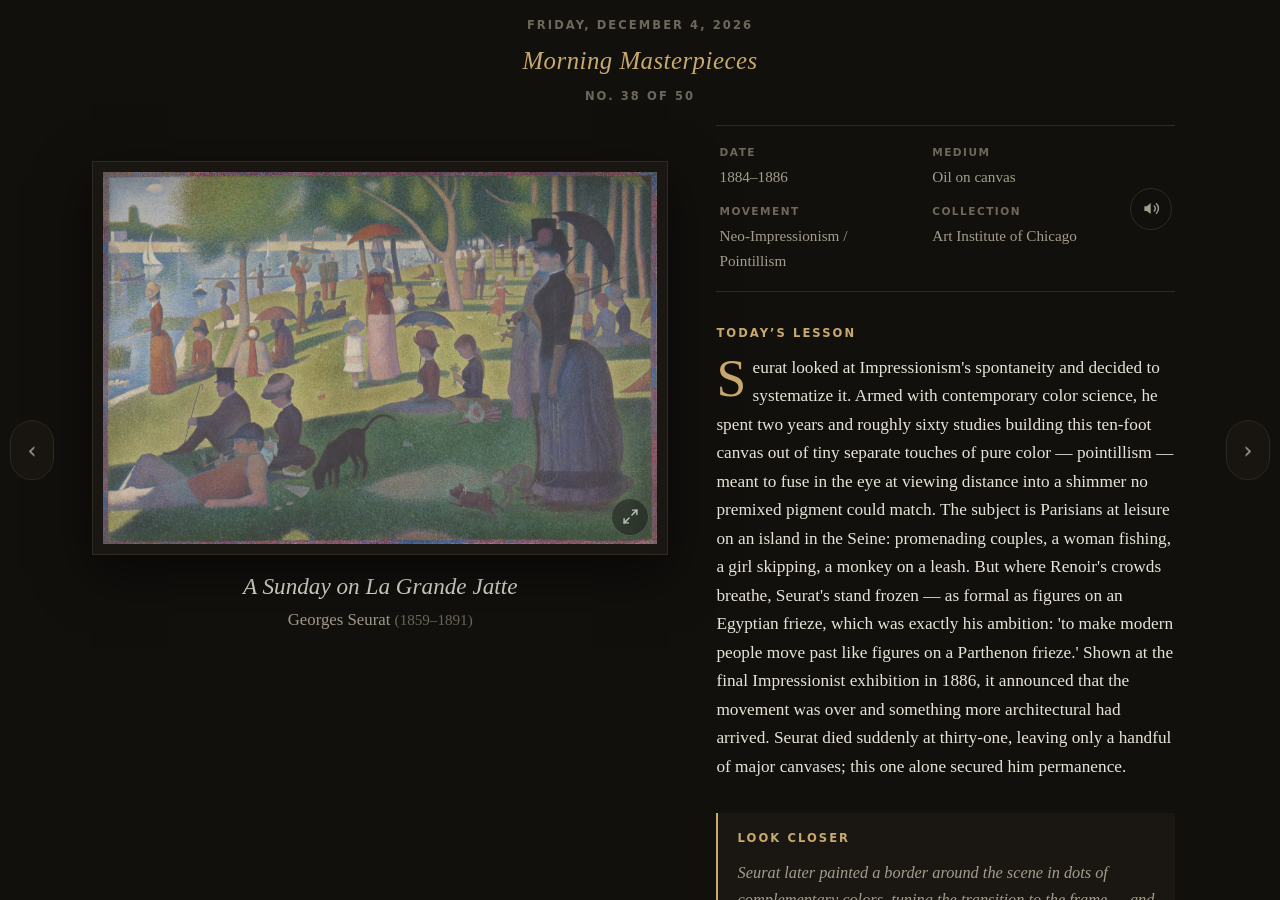
<file: site/index.html>
<!doctype html>
<html lang="en">
<head>
  <meta charset="utf-8">
  <meta name="viewport" content="width=device-width, initial-scale=1, viewport-fit=cover">
  <title>Morning Masterpieces</title>
  <meta name="description" content="A daily art history lesson: one public-domain masterpiece per day.">
  <meta name="theme-color" content="#12100d">
  <link rel="manifest" href="manifest.webmanifest">
  <link rel="icon" href="icons/icon-192.png">
  <link rel="apple-touch-icon" href="icons/apple-touch-icon.png">
  <meta name="apple-mobile-web-app-capable" content="yes">
  <meta name="apple-mobile-web-app-status-bar-style" content="black-translucent">
  <meta name="apple-mobile-web-app-title" content="Masterpieces">
  <link rel="stylesheet" href="styles.css">
</head>
<body>
  <header class="masthead">
    <p class="eyebrow" id="dateline">&nbsp;</p>
    <h1 class="wordmark">Morning Masterpieces</h1>
    <p class="daycount" id="daycount">&nbsp;</p>
    <button id="rotation-toggle" class="rotation-toggle" type="button" hidden></button>
  </header>

  <main id="main" hidden>
    <figure class="artwork">
      <div class="frame">
        <img id="art-image" alt="" decoding="async">
        <button id="zoom-btn" class="frame-zoom" type="button" aria-label="View fullscreen" title="View fullscreen">
          <svg viewBox="0 0 24 24" width="17" height="17" fill="none" stroke="currentColor" stroke-width="2" stroke-linecap="round" stroke-linejoin="round" aria-hidden="true">
            <path d="M15 3h6v6"/><path d="M9 21H3v-6"/><path d="M21 3l-7 7"/><path d="M3 21l7-7"/>
          </svg>
        </button>
      </div>
      <figcaption>
        <h2 id="art-title"></h2>
        <p class="artist-line"><span id="art-artist"></span> <span class="dim" id="art-artist-dates"></span></p>
      </figcaption>
    </figure>

    <div class="panel" id="panel">
      <dl class="tombstone">
        <div><dt>Date</dt><dd id="art-year"></dd></div>
        <div><dt>Medium</dt><dd id="art-medium"></dd></div>
        <div><dt>Movement</dt><dd id="art-movement"></dd></div>
        <div><dt>Collection</dt><dd id="art-museum"></dd></div>
        <div class="tombstone-listen">
          <button id="listen-btn" class="icon-btn" type="button" aria-pressed="false"
                  aria-label="Listen — the docent reads today’s lesson" title="Listen — the docent reads today’s lesson">
            <svg id="listen-icon-play" viewBox="0 0 24 24" width="19" height="19" fill="none" stroke="currentColor" stroke-width="1.8" stroke-linecap="round" stroke-linejoin="round" aria-hidden="true">
              <polygon points="11 5 6 9 3 9 3 15 6 15 11 19 11 5" fill="currentColor" stroke="none"/>
              <path d="M15.5 8.8a4.5 4.5 0 0 1 0 6.4"/><path d="M18.2 6a8.3 8.3 0 0 1 0 12"/>
            </svg>
            <svg id="listen-icon-stop" viewBox="0 0 24 24" width="19" height="19" aria-hidden="true" hidden>
              <rect x="6" y="6" width="12" height="12" rx="1.5" fill="currentColor"/>
            </svg>
          </button>
        </div>
      </dl>

      <section class="lesson">
        <h3 class="section-label">Today’s lesson</h3>
        <div id="art-lesson"></div>
      </section>

      <aside class="look-for">
        <h3 class="section-label">Look closer</h3>
        <p id="art-lookfor"></p>
      </aside>

      <nav class="actions">
        <button id="ask-btn" class="action" type="button">Copy a prompt to ask about this work</button>
        <a id="museum-link" class="action" target="_blank" rel="noopener">View at the museum&nbsp;→</a>
        <a id="wallpaper-link" class="action">Download wallpaper · iPhone</a>
        <a id="wallpaper-ipad-link" class="action">Download wallpaper · iPad</a>
        <a class="action" href="shortcuts.html">Automate it — Shortcut setup guide&nbsp;→</a>
      </nav>

      <p class="license" id="art-license"></p>
    </div>
  </main>

  <nav class="pager" id="pager" hidden>
    <button id="prev-btn" type="button" aria-label="Previous day">‹</button>
    <button id="today-btn" type="button">Today</button>
    <button id="next-btn" type="button" aria-label="Next day">›</button>
  </nav>

  <div class="toast" id="toast" role="status"></div>

  <div class="lightbox" id="lightbox" role="dialog" aria-modal="true" aria-label="Fullscreen artwork" hidden>
    <img id="lightbox-img" alt="">
    <div class="lightbox-bar">
      <button id="lightbox-listen" type="button">Listen</button>
      <button id="lightbox-close" type="button" aria-label="Close">✕</button>
    </div>
    <p class="rotate-hint" id="rotate-hint" hidden>Rotate your device for a better fit</p>
  </div>

  <footer class="colophon">
    <p>One public-domain masterpiece a day — images courtesy of open-access programs at
    The Met, the Art Institute of Chicago, and Wikimedia Commons.
    <a href="shortcuts.html">Put it on your lock screen&nbsp;→</a></p>
  </footer>

  <script src="app.js"></script>
</body>
</html>
</file>
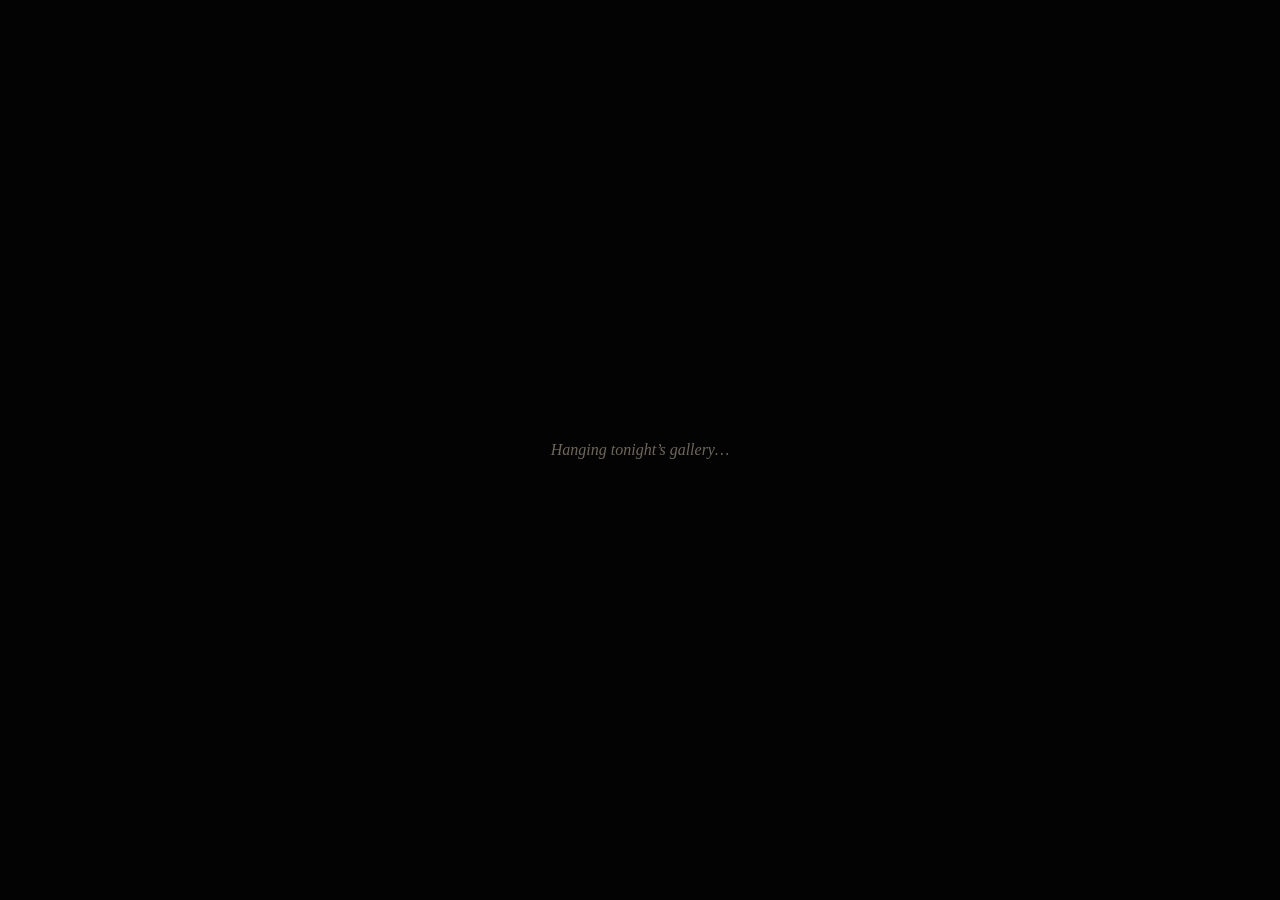
<file: site/vision/index.html>
<!doctype html>
<html lang="en">
<head>
  <meta charset="utf-8">
  <meta name="viewport" content="width=device-width, initial-scale=1, viewport-fit=cover">
  <title>The Night Gallery — Morning Masterpieces</title>
  <meta name="description" content="An immersive WebXR gallery: today's masterpiece and the current exhibition, hung at true physical scale.">
  <meta name="theme-color" content="#030303">
  <link rel="icon" href="../icons/icon-192.png">
  <!-- Standalone page: deliberately does NOT use ../styles.css. -->
  <style>
    * { margin: 0; padding: 0; box-sizing: border-box; }
    /* Standalone pages don't get styles.css's global fix — restore hidden's
       authority over authored display values (see CLAUDE.md gotcha). */
    [hidden] { display: none !important; }
    html, body { height: 100%; overflow: hidden; background: #030303; }
    #stage, #stage canvas { position: fixed; inset: 0; width: 100%; height: 100%; }
    #hud {
      position: fixed; inset: 0; display: flex; flex-direction: column;
      align-items: center; justify-content: flex-end; pointer-events: none;
      padding: 0 1.2rem calc(env(safe-area-inset-bottom) + 2rem);
      font-family: 'Palatino', 'Georgia', serif; color: #e8e3d8; text-align: center;
    }
    #hud.insession { display: none; }
    .plate {
      pointer-events: auto; max-width: 34rem;
      background: rgba(18, 16, 13, 0.82); border: 1px solid #2e2a24; border-radius: 12px;
      padding: 1rem 1.3rem 1.2rem;
      -webkit-backdrop-filter: blur(10px); backdrop-filter: blur(10px);
    }
    .eyebrow {
      font-family: -apple-system, system-ui, sans-serif; font-size: 0.68rem; font-weight: 600;
      letter-spacing: 0.18em; text-transform: uppercase; color: #6e675b;
    }
    h1 { font-size: 1.3rem; font-weight: 500; font-style: italic; color: #c8a96e; margin: 0.25rem 0 0.4rem; }
    #hint { font-size: 0.92rem; color: #a49c8c; line-height: 1.5; }
    #enter {
      margin-top: 0.9rem; font-family: -apple-system, system-ui, sans-serif;
      font-size: 1rem; font-weight: 600; color: #1a1408; background: #c8a96e;
      border: none; border-radius: 999px; padding: 0.8rem 1.8rem; cursor: pointer;
    }
    #loading {
      position: fixed; inset: 0; display: grid; place-items: center;
      color: #6e675b; font-family: 'Palatino', Georgia, serif; font-style: italic;
      background: #030303; z-index: 5;
    }
  </style>
</head>
<body>
  <div id="stage"></div>
  <p id="loading">Hanging tonight’s gallery…</p>
  <div id="hud">
    <div class="plate">
      <p class="eyebrow">Morning Masterpieces</p>
      <h1>The Night Gallery</h1>
      <p id="hint">Today’s painting and the current exhibition, hung at their
      true physical size in a dark room. Look and pinch: a painting to walk
      to it (again for arm’s reach), the amber orb to hear the docent, the
      placard to read the lesson, the floor to stand anywhere.</p>
      <button id="enter" type="button" hidden>Enter the Night Gallery</button>
    </div>
  </div>
  <script type="module" src="gallery.js"></script>
</body>
</html>
</file>
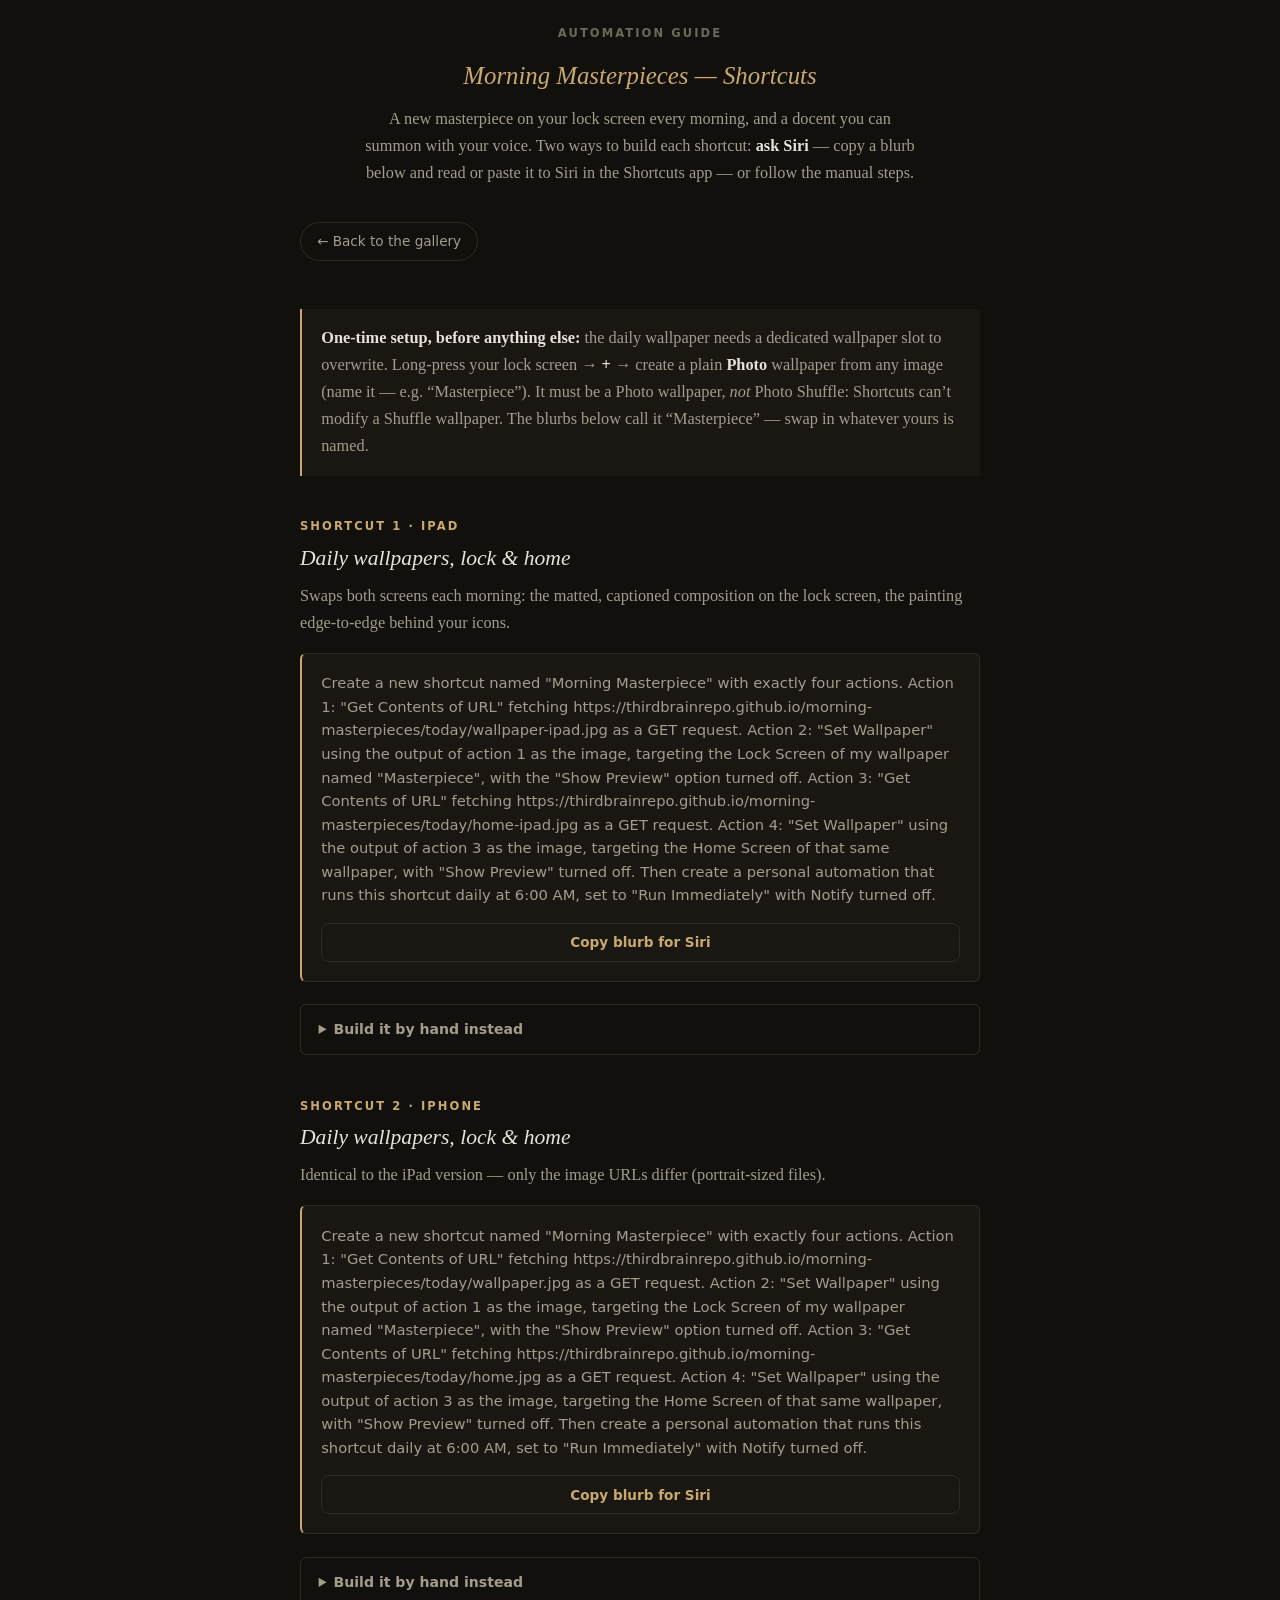
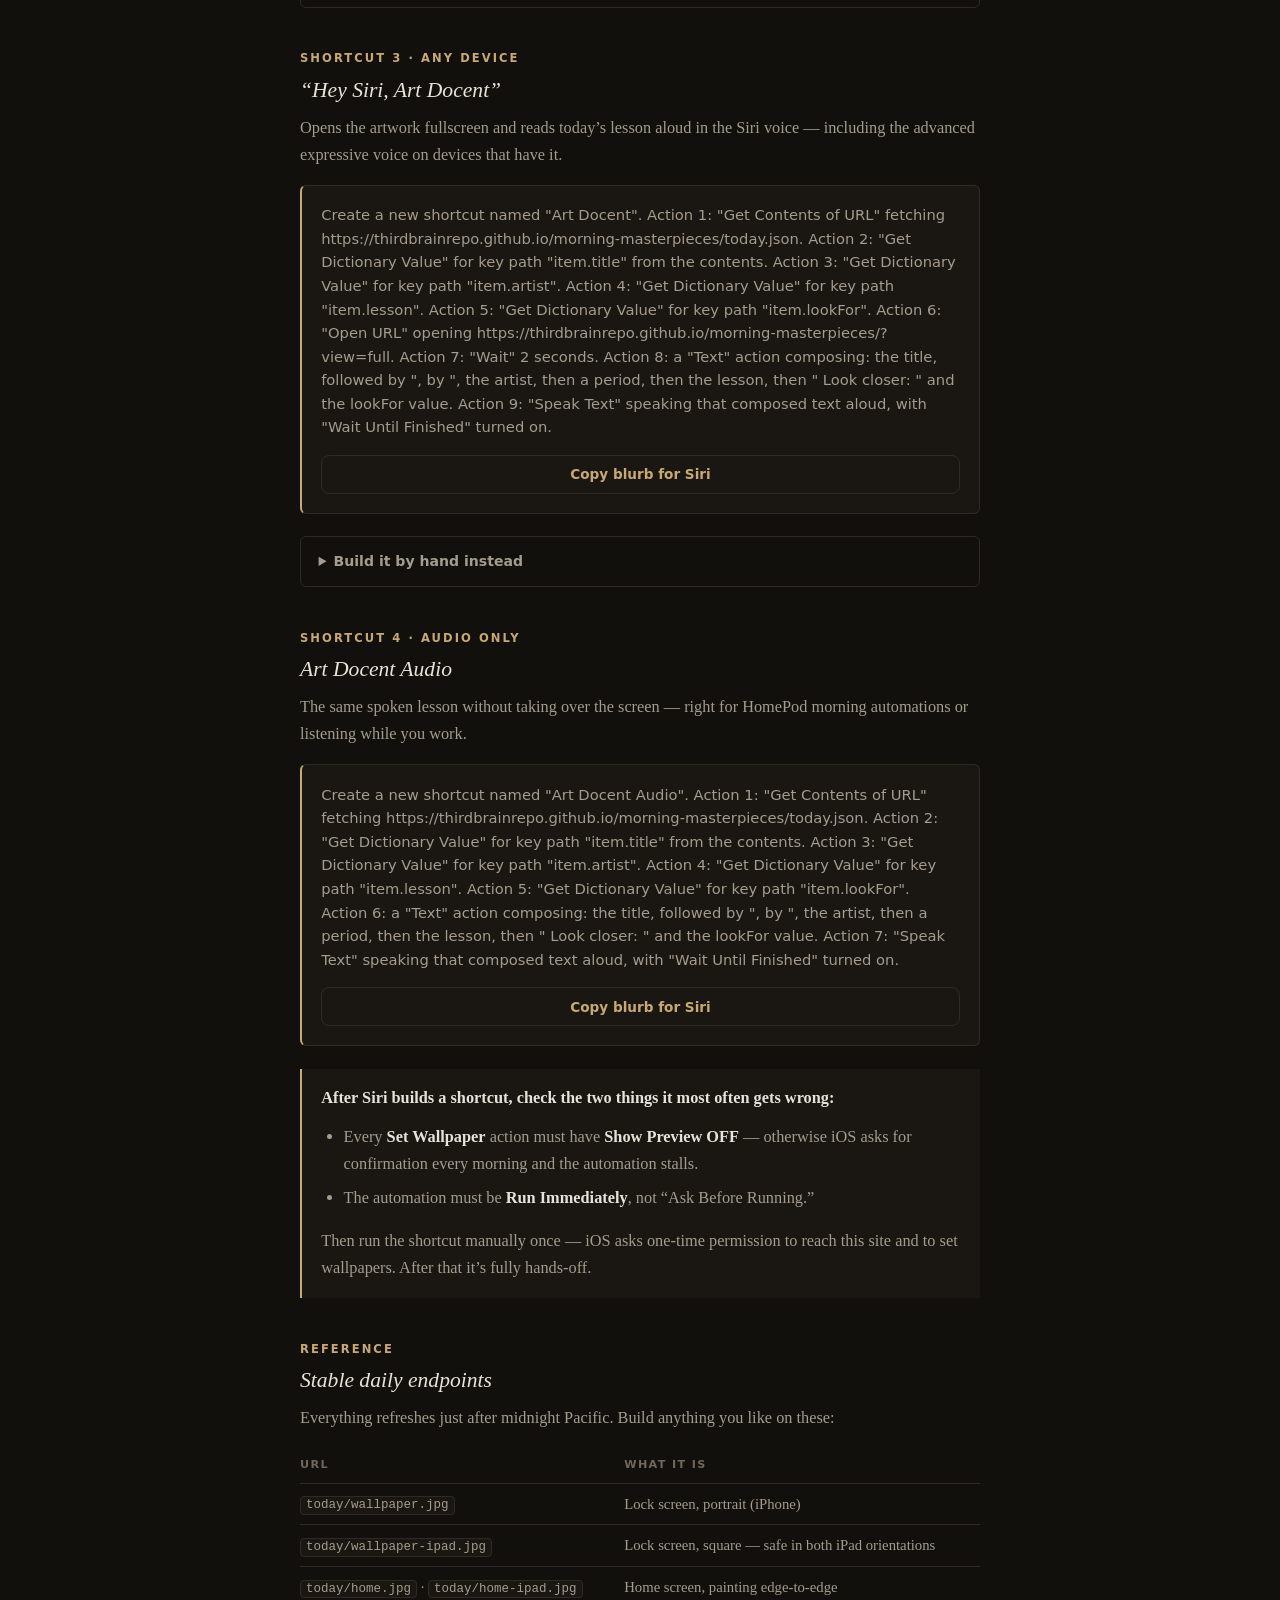
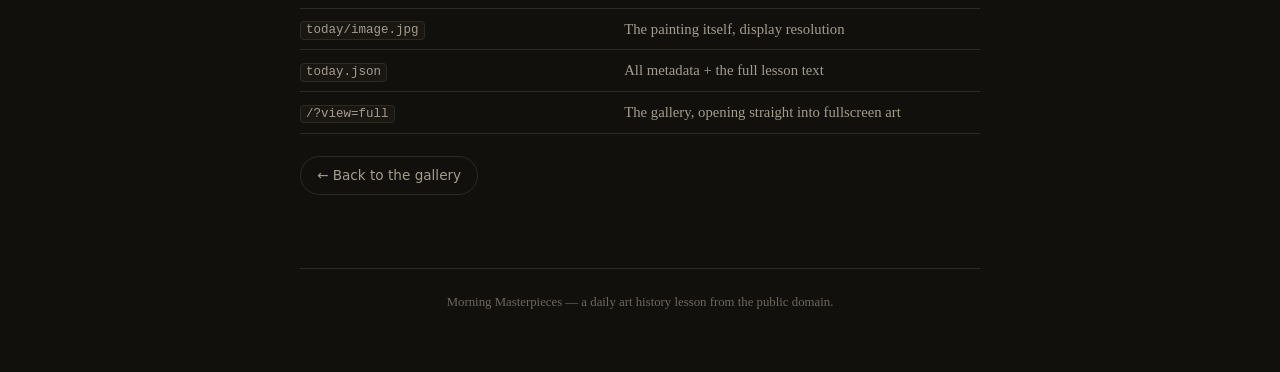
<file: site/shortcuts.html>
<!doctype html>
<html lang="en">
<head>
  <meta charset="utf-8">
  <meta name="viewport" content="width=device-width, initial-scale=1, viewport-fit=cover">
  <title>Shortcuts — Morning Masterpieces</title>
  <meta name="description" content="Set up daily art wallpapers and the spoken docent with iOS Shortcuts — copy-paste blurbs for Siri, or build them by hand.">
  <meta name="theme-color" content="#12100d">
  <link rel="icon" href="icons/icon-192.png">
  <link rel="apple-touch-icon" href="icons/apple-touch-icon.png">
  <style>
    :root {
      --wall: #12100d; --wall-raised: #1a1713; --ink: #e8e3d8; --ink-dim: #a49c8c;
      --ink-faint: #6e675b; --hairline: #2e2a24; --accent: #c8a96e;
      --serif: 'Palatino', 'Georgia', 'Times New Roman', serif;
      --sans: -apple-system, system-ui, sans-serif;
    }
    * { margin: 0; padding: 0; box-sizing: border-box; }
    body {
      background: var(--wall); color: var(--ink); font-family: var(--serif);
      line-height: 1.65; max-width: 720px; margin: 0 auto;
      padding: calc(env(safe-area-inset-top) + 1.5rem) 1.25rem calc(env(safe-area-inset-bottom) + 3rem);
    }
    .eyebrow, h2 .label {
      font-family: var(--sans); font-size: 0.72rem; font-weight: 600;
      letter-spacing: 0.18em; text-transform: uppercase; color: var(--ink-faint);
    }
    header { text-align: center; margin-bottom: 2.2rem; }
    h1 { font-size: 1.55rem; font-weight: 500; font-style: italic; color: var(--accent); margin: 0.35rem 0; }
    .lede { color: var(--ink-dim); font-size: 1.02rem; max-width: 560px; margin: 0.6rem auto 0; }
    .back {
      display: inline-block; font-family: var(--sans); font-size: 0.85rem;
      color: var(--ink-dim); text-decoration: none; border: 1px solid var(--hairline);
      border-radius: 999px; padding: 0.45rem 1rem; margin-bottom: 1.6rem;
    }
    .back:hover { border-color: var(--accent); color: var(--ink); }
    h2 {
      font-size: 1.35rem; font-weight: 500; font-style: italic;
      margin: 2.6rem 0 0.4rem; color: var(--ink);
    }
    h2 .label { display: block; font-style: normal; margin-bottom: 0.3rem; color: var(--accent); }
    p, li { font-size: 1.02rem; margin-bottom: 0.8rem; color: var(--ink-dim); }
    strong { color: var(--ink); font-weight: 600; }
    ol, ul { padding-left: 1.4rem; margin-bottom: 1rem; }
    li { margin-bottom: 0.45rem; }
    code {
      font-family: ui-monospace, Menlo, monospace; font-size: 0.85em;
      background: var(--wall-raised); border: 1px solid var(--hairline);
      border-radius: 4px; padding: 0.1em 0.4em; word-break: break-all;
    }
    .blurb {
      position: relative; background: var(--wall-raised);
      border: 1px solid var(--hairline); border-left: 2px solid var(--accent);
      border-radius: 6px; padding: 1.1rem 1.2rem 1.2rem; margin: 1rem 0 1.4rem;
    }
    .blurb p {
      font-family: var(--sans); font-size: 0.92rem; line-height: 1.6;
      color: var(--ink-dim); margin: 0; user-select: all; -webkit-user-select: all;
    }
    .copy-btn {
      display: block; width: 100%; margin-top: 1rem;
      font-family: var(--sans); font-size: 0.85rem; font-weight: 600;
      color: var(--accent); background: none; border: 1px solid var(--hairline);
      border-radius: 8px; padding: 0.65rem 1rem; cursor: pointer;
      transition: border-color 0.2s;
    }
    .copy-btn:hover, .copy-btn:active { border-color: var(--accent); }
    details {
      border: 1px solid var(--hairline); border-radius: 6px;
      padding: 0.8rem 1.1rem; margin-bottom: 1rem;
    }
    summary {
      font-family: var(--sans); font-size: 0.88rem; font-weight: 600;
      color: var(--ink-dim); cursor: pointer;
    }
    details[open] summary { margin-bottom: 0.8rem; }
    .callout {
      border-left: 2px solid var(--accent); background: var(--wall-raised);
      padding: 1rem 1.2rem; margin: 1.4rem 0;
    }
    .callout p:last-child { margin-bottom: 0; }
    table { width: 100%; border-collapse: collapse; margin: 1rem 0 1.4rem; font-size: 0.92rem; }
    th, td { text-align: left; padding: 0.5rem 0.6rem 0.5rem 0; border-bottom: 1px solid var(--hairline); vertical-align: top; }
    th { font-family: var(--sans); font-size: 0.7rem; letter-spacing: 0.12em; text-transform: uppercase; color: var(--ink-faint); }
    td { color: var(--ink-dim); }
    footer { text-align: center; border-top: 1px solid var(--hairline); margin-top: 3rem; padding-top: 1.4rem; }
    footer p { font-size: 0.8rem; color: var(--ink-faint); }
    .toast {
      position: fixed; bottom: calc(env(safe-area-inset-bottom) + 1.5rem); left: 50%;
      transform: translateX(-50%) translateY(10px); background: var(--accent); color: #1a1408;
      font-family: var(--sans); font-size: 0.85rem; font-weight: 600;
      padding: 0.6rem 1.2rem; border-radius: 8px; opacity: 0; pointer-events: none;
      transition: opacity 0.25s, transform 0.25s;
    }
    .toast.show { opacity: 1; transform: translateX(-50%) translateY(0); }
  </style>
</head>
<body>
  <header>
    <p class="eyebrow">Automation guide</p>
    <h1>Morning Masterpieces — Shortcuts</h1>
    <p class="lede">A new masterpiece on your lock screen every morning, and a docent you can
    summon with your voice. Two ways to build each shortcut: <strong>ask Siri</strong> — copy a
    blurb below and read or paste it to Siri in the Shortcuts app — or follow the manual steps.</p>
  </header>

  <a class="back" href="./">← Back to the gallery</a>

  <div class="callout">
    <p><strong>One-time setup, before anything else:</strong> the daily wallpaper needs a
    dedicated wallpaper slot to overwrite. Long-press your lock screen → <strong>+</strong> →
    create a plain <strong>Photo</strong> wallpaper from any image (name it — e.g.
    “Masterpiece”). It must be a Photo wallpaper, <em>not</em> Photo Shuffle: Shortcuts can’t
    modify a Shuffle wallpaper. The blurbs below call it “Masterpiece” — swap in whatever
    yours is named.</p>
  </div>

  <h2><span class="label">Shortcut 1 · iPad</span>Daily wallpapers, lock &amp; home</h2>
  <p>Swaps both screens each morning: the matted, captioned composition on the lock screen,
  the painting edge-to-edge behind your icons.</p>
  <div class="blurb">
    <p id="blurb-ipad">Create a new shortcut named "Morning Masterpiece" with exactly four actions. Action 1: "Get Contents of URL" fetching https://thirdbrainrepo.github.io/morning-masterpieces/today/wallpaper-ipad.jpg as a GET request. Action 2: "Set Wallpaper" using the output of action 1 as the image, targeting the Lock Screen of my wallpaper named "Masterpiece", with the "Show Preview" option turned off. Action 3: "Get Contents of URL" fetching https://thirdbrainrepo.github.io/morning-masterpieces/today/home-ipad.jpg as a GET request. Action 4: "Set Wallpaper" using the output of action 3 as the image, targeting the Home Screen of that same wallpaper, with "Show Preview" turned off. Then create a personal automation that runs this shortcut daily at 6:00 AM, set to "Run Immediately" with Notify turned off.</p>
    <button class="copy-btn" data-copy="blurb-ipad" type="button">Copy blurb for Siri</button>
  </div>
  <details>
    <summary>Build it by hand instead</summary>
    <ol>
      <li>Shortcuts → <strong>+</strong> → name it <em>Morning Masterpiece</em>.</li>
      <li><strong>Get Contents of URL</strong> → <code>https://thirdbrainrepo.github.io/morning-masterpieces/today/wallpaper-ipad.jpg</code></li>
      <li><strong>Set Wallpaper</strong> → image: <em>Contents of URL</em> → pick your art wallpaper → <strong>Lock Screen</strong> → expand the action’s options and turn <strong>Show Preview OFF</strong>.</li>
      <li><strong>Get Contents of URL</strong> → <code>…/today/home-ipad.jpg</code></li>
      <li><strong>Set Wallpaper</strong> → image: output of step 4 → same wallpaper → <strong>Home Screen</strong> → Show Preview OFF.</li>
      <li>Automation tab → <strong>+</strong> → <strong>Time of Day</strong> → 6:00 AM, Daily → <strong>Run Immediately</strong> → run <em>Morning Masterpiece</em>.</li>
    </ol>
  </details>

  <h2><span class="label">Shortcut 2 · iPhone</span>Daily wallpapers, lock &amp; home</h2>
  <p>Identical to the iPad version — only the image URLs differ (portrait-sized files).</p>
  <div class="blurb">
    <p id="blurb-iphone">Create a new shortcut named "Morning Masterpiece" with exactly four actions. Action 1: "Get Contents of URL" fetching https://thirdbrainrepo.github.io/morning-masterpieces/today/wallpaper.jpg as a GET request. Action 2: "Set Wallpaper" using the output of action 1 as the image, targeting the Lock Screen of my wallpaper named "Masterpiece", with the "Show Preview" option turned off. Action 3: "Get Contents of URL" fetching https://thirdbrainrepo.github.io/morning-masterpieces/today/home.jpg as a GET request. Action 4: "Set Wallpaper" using the output of action 3 as the image, targeting the Home Screen of that same wallpaper, with "Show Preview" turned off. Then create a personal automation that runs this shortcut daily at 6:00 AM, set to "Run Immediately" with Notify turned off.</p>
    <button class="copy-btn" data-copy="blurb-iphone" type="button">Copy blurb for Siri</button>
  </div>
  <details>
    <summary>Build it by hand instead</summary>
    <ol>
      <li>Same six steps as the iPad recipe, with these URLs:
        <code>…/today/wallpaper.jpg</code> for the lock screen and
        <code>…/today/home.jpg</code> for the home screen.</li>
    </ol>
  </details>

  <h2><span class="label">Shortcut 3 · any device</span>“Hey Siri, Art Docent”</h2>
  <p>Opens the artwork fullscreen and reads today’s lesson aloud in the Siri voice —
  including the advanced expressive voice on devices that have it.</p>
  <div class="blurb">
    <p id="blurb-docent">Create a new shortcut named "Art Docent". Action 1: "Get Contents of URL" fetching https://thirdbrainrepo.github.io/morning-masterpieces/today.json. Action 2: "Get Dictionary Value" for key path "item.title" from the contents. Action 3: "Get Dictionary Value" for key path "item.artist". Action 4: "Get Dictionary Value" for key path "item.lesson". Action 5: "Get Dictionary Value" for key path "item.lookFor". Action 6: "Open URL" opening https://thirdbrainrepo.github.io/morning-masterpieces/?view=full. Action 7: "Wait" 2 seconds. Action 8: a "Text" action composing: the title, followed by ", by ", the artist, then a period, then the lesson, then " Look closer: " and the lookFor value. Action 9: "Speak Text" speaking that composed text aloud, with "Wait Until Finished" turned on.</p>
    <button class="copy-btn" data-copy="blurb-docent" type="button">Copy blurb for Siri</button>
  </div>
  <details>
    <summary>Build it by hand instead</summary>
    <ol>
      <li><strong>Get Contents of URL</strong> → <code>https://thirdbrainrepo.github.io/morning-masterpieces/today.json</code></li>
      <li><strong>Get Dictionary Value</strong> ×4 → key paths <code>item.title</code>, <code>item.artist</code>, <code>item.lesson</code>, <code>item.lookFor</code>.</li>
      <li><strong>Open URL</strong> → <code>https://thirdbrainrepo.github.io/morning-masterpieces/?view=full</code> (the gallery opens straight into the fullscreen artwork).</li>
      <li><strong>Wait</strong> → 2 seconds.</li>
      <li><strong>Text</strong> → <em>[title]</em>, by <em>[artist]</em>. <em>[lesson]</em> Look closer: <em>[lookFor]</em></li>
      <li><strong>Speak Text</strong> → the Text variable → turn <strong>Wait Until Finished ON</strong>. Pick the voice and rate in this action’s options.</li>
    </ol>
  </details>

  <h2><span class="label">Shortcut 4 · audio only</span>Art Docent Audio</h2>
  <p>The same spoken lesson without taking over the screen — right for HomePod morning
  automations or listening while you work.</p>
  <div class="blurb">
    <p id="blurb-audio">Create a new shortcut named "Art Docent Audio". Action 1: "Get Contents of URL" fetching https://thirdbrainrepo.github.io/morning-masterpieces/today.json. Action 2: "Get Dictionary Value" for key path "item.title" from the contents. Action 3: "Get Dictionary Value" for key path "item.artist". Action 4: "Get Dictionary Value" for key path "item.lesson". Action 5: "Get Dictionary Value" for key path "item.lookFor". Action 6: a "Text" action composing: the title, followed by ", by ", the artist, then a period, then the lesson, then " Look closer: " and the lookFor value. Action 7: "Speak Text" speaking that composed text aloud, with "Wait Until Finished" turned on.</p>
    <button class="copy-btn" data-copy="blurb-audio" type="button">Copy blurb for Siri</button>
  </div>

  <div class="callout">
    <p><strong>After Siri builds a shortcut, check the two things it most often gets wrong:</strong></p>
    <ul>
      <li>Every <strong>Set Wallpaper</strong> action must have <strong>Show Preview OFF</strong> — otherwise iOS asks for confirmation every morning and the automation stalls.</li>
      <li>The automation must be <strong>Run Immediately</strong>, not “Ask Before Running.”</li>
    </ul>
    <p>Then run the shortcut manually once — iOS asks one-time permission to reach this site
    and to set wallpapers. After that it’s fully hands-off.</p>
  </div>

  <h2><span class="label">Reference</span>Stable daily endpoints</h2>
  <p>Everything refreshes just after midnight Pacific. Build anything you like on these:</p>
  <table>
    <tr><th>URL</th><th>What it is</th></tr>
    <tr><td><code>today/wallpaper.jpg</code></td><td>Lock screen, portrait (iPhone)</td></tr>
    <tr><td><code>today/wallpaper-ipad.jpg</code></td><td>Lock screen, square — safe in both iPad orientations</td></tr>
    <tr><td><code>today/home.jpg</code> · <code>today/home-ipad.jpg</code></td><td>Home screen, painting edge-to-edge</td></tr>
    <tr><td><code>today/image.jpg</code></td><td>The painting itself, display resolution</td></tr>
    <tr><td><code>today.json</code></td><td>All metadata + the full lesson text</td></tr>
    <tr><td><code>/?view=full</code></td><td>The gallery, opening straight into fullscreen art</td></tr>
  </table>

  <a class="back" href="./">← Back to the gallery</a>

  <footer>
    <p>Morning Masterpieces — a daily art history lesson from the public domain.</p>
  </footer>

  <div class="toast" id="toast" role="status"></div>

  <script>
    function toast(msg) {
      const el = document.getElementById('toast');
      el.textContent = msg;
      el.classList.add('show');
      setTimeout(() => el.classList.remove('show'), 2400);
    }
    for (const btn of document.querySelectorAll('.copy-btn')) {
      btn.addEventListener('click', async () => {
        const blurb = document.getElementById(btn.dataset.copy);
        try {
          await navigator.clipboard.writeText(blurb.textContent);
          toast('Copied — paste it to Siri in the Shortcuts app');
        } catch {
          // Clipboard API unavailable: select the blurb so a manual copy works.
          const range = document.createRange();
          range.selectNodeContents(blurb);
          const sel = getSelection();
          sel.removeAllRanges();
          sel.addRange(range);
          toast(document.execCommand('copy')
            ? 'Copied — paste it to Siri in the Shortcuts app'
            : 'Blurb selected — copy it manually');
        }
      });
    }
  </script>
</body>
</html>
</file>
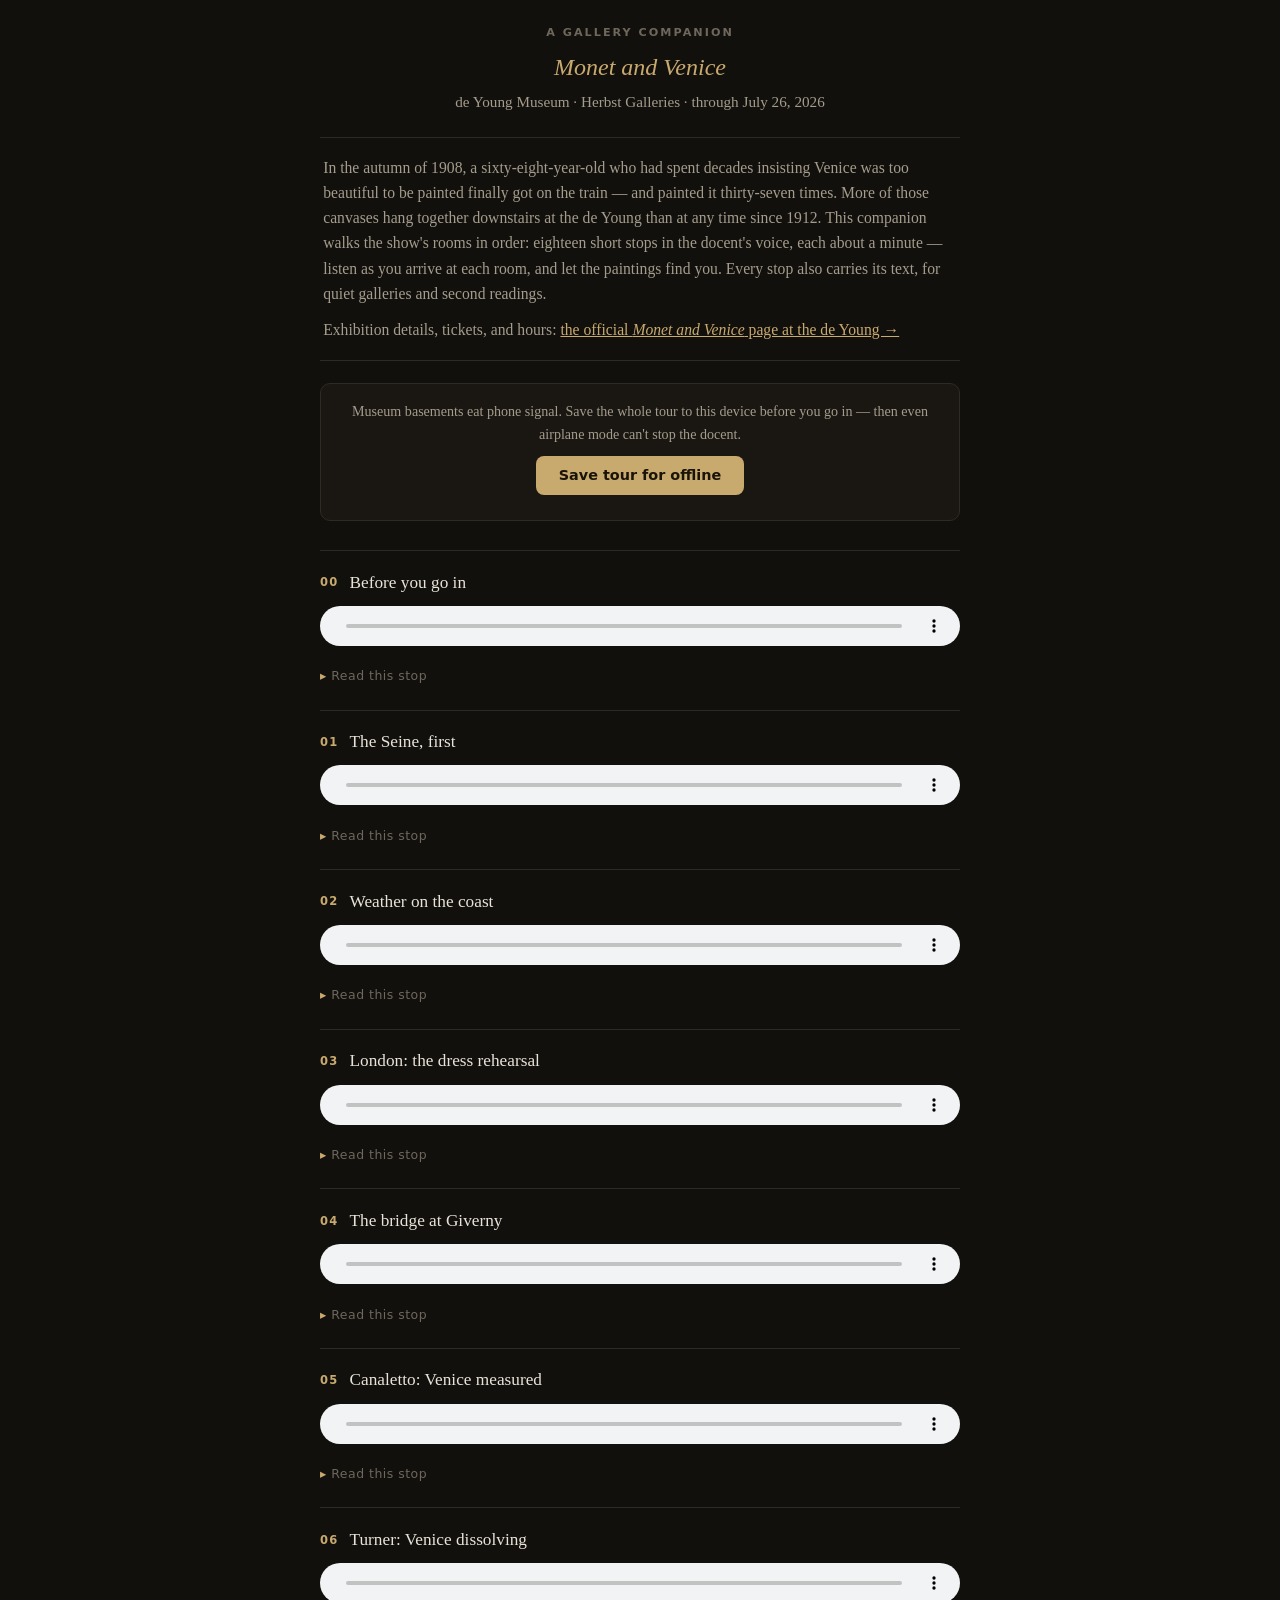
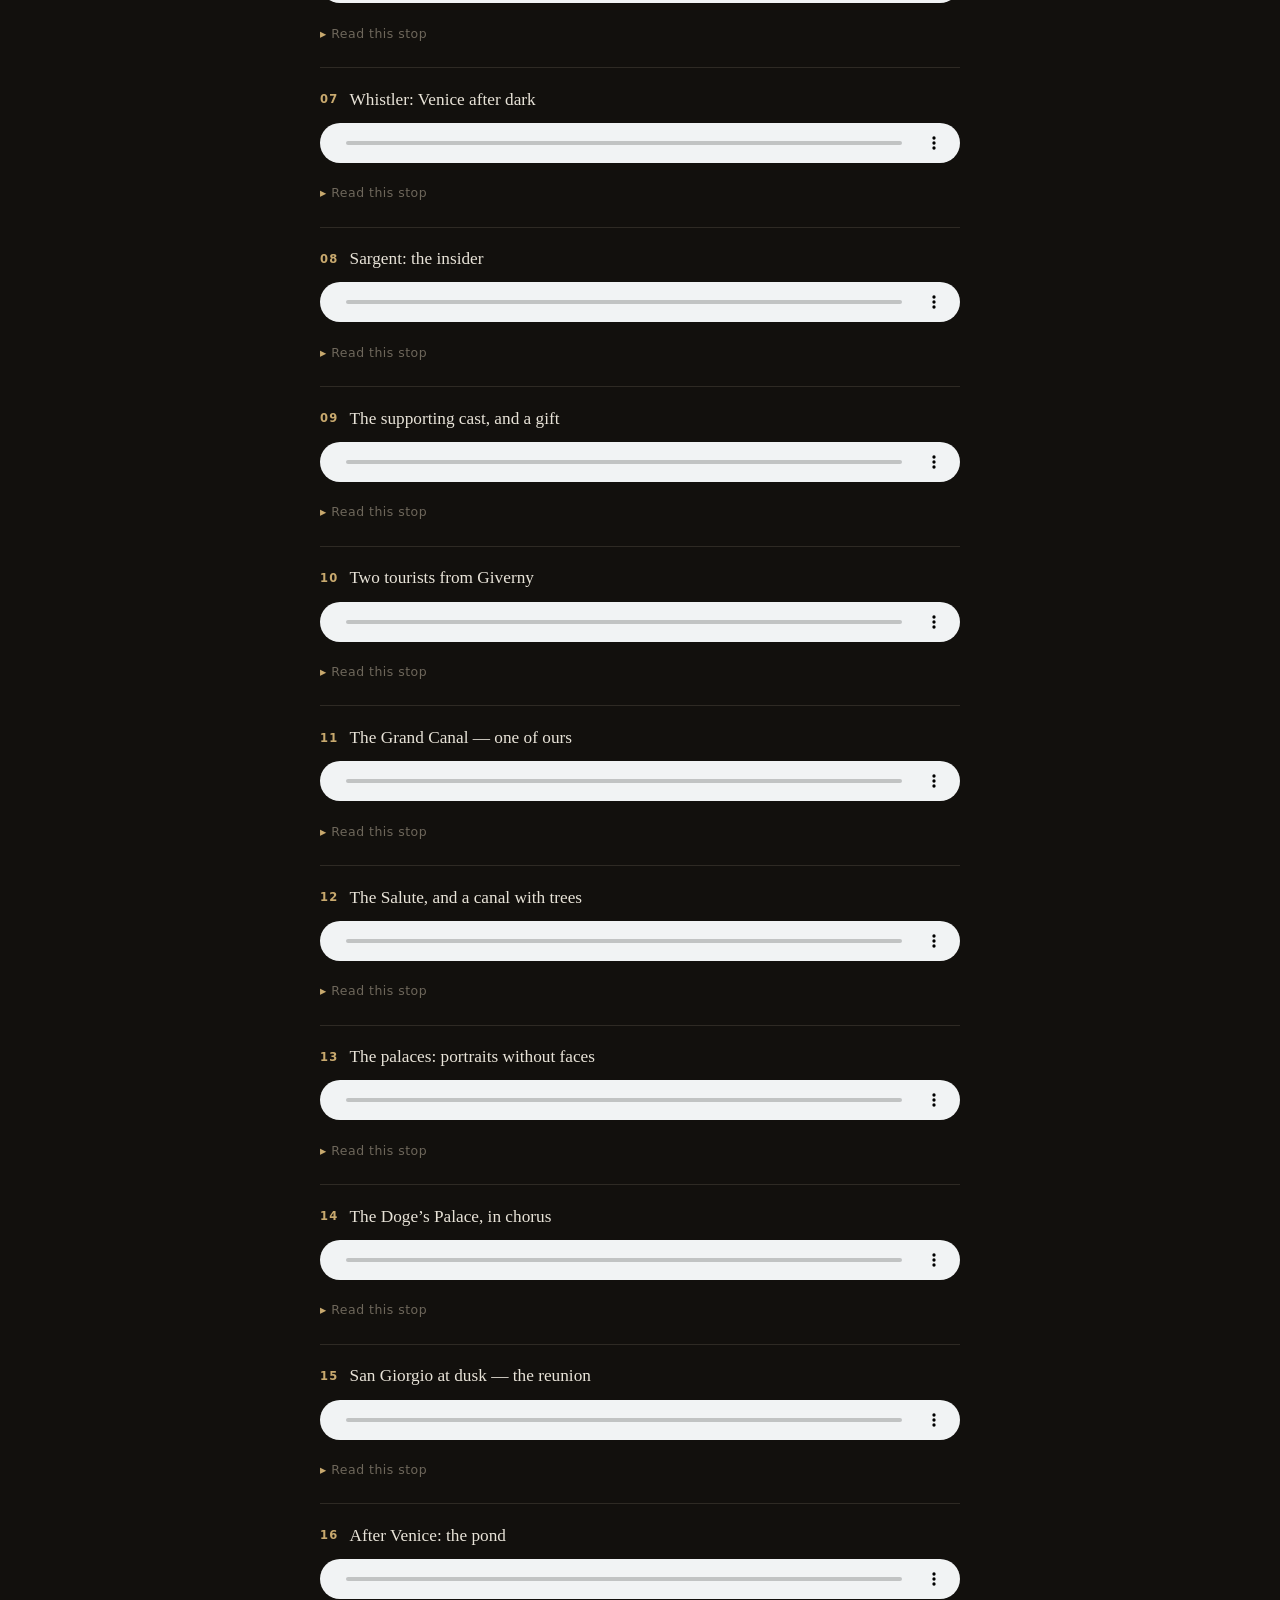
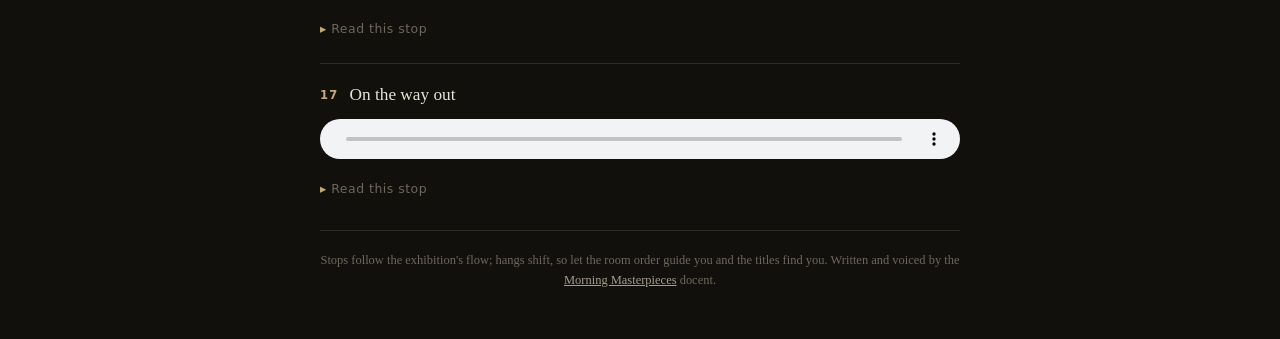
<file: site/visit/monet-venice.html>
<!doctype html>
<html lang="en">
<head>
  <meta charset="utf-8">
  <meta name="viewport" content="width=device-width, initial-scale=1, viewport-fit=cover">
  <title>Monet and Venice — a companion</title>
  <meta name="description" content="An in-gallery audio companion for Monet and Venice at the de Young Museum.">
  <meta name="theme-color" content="#12100d">
  <link rel="icon" href="../icons/icon-192.png">
  <!-- Standalone page: deliberately does NOT use ../styles.css (the app's
       wide layout locks page scroll). All styles inline. -->
  <style>
    * { margin: 0; padding: 0; box-sizing: border-box; }
    :root {
      --wall: #12100d; --raised: #1a1713; --ink: #e8e3d8; --dim: #a49c8c;
      --faint: #6e675b; --line: #2e2a24; --accent: #c8a96e;
    }
    body {
      background: var(--wall); color: var(--ink);
      font-family: 'Palatino', 'Georgia', serif; line-height: 1.6;
      max-width: 680px; margin: 0 auto;
      padding: calc(env(safe-area-inset-top) + 1.5rem) 1.25rem calc(env(safe-area-inset-bottom) + 3rem);
    }
    header { text-align: center; margin-bottom: 1.4rem; }
    .eyebrow {
      font-family: -apple-system, system-ui, sans-serif; font-size: 0.7rem;
      font-weight: 600; letter-spacing: 0.18em; text-transform: uppercase; color: var(--faint);
    }
    h1 { font-size: 1.5rem; font-weight: 500; font-style: italic; color: var(--accent); margin: 0.4rem 0 0.2rem; }
    .sub { color: var(--dim); font-size: 0.95rem; }
    .intro {
      border-top: 1px solid var(--line); border-bottom: 1px solid var(--line);
      padding: 1.1rem 0.2rem; margin-bottom: 1.4rem;
      font-size: 0.98rem; color: var(--dim);
    }
    .intro p + p { margin-top: 0.7rem; }
    .intro a { color: var(--accent); }
    .offline {
      background: var(--raised); border: 1px solid var(--line); border-radius: 10px;
      padding: 1rem 1.2rem; margin-bottom: 1.8rem; text-align: center;
    }
    .offline p { font-size: 0.88rem; color: var(--dim); margin-bottom: 0.7rem; }
    .offline button {
      font-family: -apple-system, system-ui, sans-serif; font-size: 0.9rem; font-weight: 600;
      color: #1a1408; background: var(--accent); border: none; border-radius: 8px;
      padding: 0.7rem 1.4rem; cursor: pointer;
    }
    .offline button:disabled { opacity: 0.55; }
    #dl-status { margin-top: 0.6rem; margin-bottom: 0; font-size: 0.82rem; color: var(--faint); }
    ol { list-style: none; counter-reset: stop -1; }
    li.stop {
      counter-increment: stop;
      border-top: 1px solid var(--line); padding: 1.1rem 0 1.3rem;
    }
    li.stop h2 { font-size: 1.08rem; font-weight: 500; margin-bottom: 0.6rem; }
    li.stop h2::before {
      content: counter(stop, decimal-leading-zero);
      font-family: -apple-system, system-ui, sans-serif; font-size: 0.72rem; font-weight: 600;
      color: var(--accent); letter-spacing: 0.1em; margin-right: 0.7rem; vertical-align: 0.12em;
    }
    audio { width: 100%; height: 40px; }
    details.transcript { margin-top: 0.55rem; }
    details.transcript summary {
      font-family: -apple-system, system-ui, sans-serif; font-size: 0.78rem;
      letter-spacing: 0.04em; color: var(--faint); cursor: pointer;
      list-style: none; display: inline-block;
      border-bottom: 1px solid transparent; padding-bottom: 0.1rem;
    }
    details.transcript summary::-webkit-details-marker { display: none; }
    details.transcript summary::before { content: '▸ '; color: var(--accent); }
    details.transcript[open] summary::before { content: '▾ '; }
    details.transcript summary:hover { color: var(--dim); border-bottom-color: var(--line); }
    details.transcript p {
      margin-top: 0.6rem; font-size: 0.96rem; color: var(--dim);
      border-left: 2px solid var(--line); padding-left: 0.9rem;
    }
    footer {
      border-top: 1px solid var(--line); padding-top: 1.2rem; margin-top: 0.5rem;
      font-size: 0.78rem; color: var(--faint); text-align: center;
    }
    footer a { color: var(--dim); }
  </style>
</head>
<body>
  <header>
    <p class="eyebrow">A Gallery Companion</p>
    <h1>Monet and Venice</h1>
    <p class="sub">de Young Museum · Herbst Galleries · through July 26, 2026</p>
  </header>

  <div class="intro">
    <p>In the autumn of 1908, a sixty-eight-year-old who had spent decades
    insisting Venice was too beautiful to be painted finally got on the
    train — and painted it thirty-seven times. More of those canvases hang
    together downstairs at the de Young than at any time since 1912. This
    companion walks the show's rooms in order: eighteen short stops in the
    docent's voice, each about a minute — listen as you arrive at each
    room, and let the paintings find you. Every stop also carries its text,
    for quiet galleries and second readings.</p>
    <p>Exhibition details, tickets, and hours:
    <a href="https://www.famsf.org/exhibitions/monet-venice" rel="noopener">the
    official <em>Monet and Venice</em> page at the de&nbsp;Young&nbsp;→</a></p>
  </div>

  <div class="offline">
    <p>Museum basements eat phone signal. Save the whole tour to this device
    before you go in — then even airplane mode can't stop the docent.</p>
    <button id="dl-btn" type="button">Save tour for offline</button>
    <p id="dl-status"></p>
  </div>

  <ol id="stops"></ol>

  <footer>
    <p>Stops follow the exhibition's flow; hangs shift, so let the room order
    guide you and the titles find you. Written and voiced by the
    <a href="../">Morning Masterpieces</a> docent.</p>
  </footer>

  <script>
    const list = document.getElementById('stops');
    const btn = document.getElementById('dl-btn');
    const status = document.getElementById('dl-status');
    let stops = [];

    async function init() {
      const res = await fetch('monet-venice.json');
      stops = (await res.json()).stops;
      for (const stop of stops) {
        const li = document.createElement('li');
        li.className = 'stop';
        const h = document.createElement('h2');
        h.textContent = stop.title;
        const a = document.createElement('audio');
        a.controls = true;
        a.preload = 'none';
        a.src = 'audio/' + stop.id + '.m4a';
        const d = document.createElement('details');
        d.className = 'transcript';
        const s = document.createElement('summary');
        s.textContent = 'Read this stop';
        const p = document.createElement('p');
        p.textContent = stop.text;
        d.append(s, p);
        li.append(h, a, d);
        list.appendChild(li);
      }
    }
    init().catch(() => {
      status.textContent = 'Could not load the tour — check your connection once and reload.';
    });

    // Only one stop plays at a time — museum etiquette.
    document.addEventListener('play', (e) => {
      for (const a of document.querySelectorAll('audio')) {
        if (a !== e.target) a.pause();
      }
    }, true);

    /* "Save for offline": fetch every track once so the service worker's
       cache-first audio handling owns them. The page shell and stop
       manifest cache network-first on load.
       The saved-flag is VERIFIED against the actual cache: service-worker
       version bumps evict media caches, and a stale "saved" badge in a
       signal-dead basement is exactly the failure this page exists to
       prevent. */
    async function verifySaved() {
      if (localStorage.getItem('visit-monet-venice-saved') !== 'yes') return;
      try {
        const probes = await Promise.all(
          ['00-overture', '09-signac-predecessors', '17-coda'].map((id) =>
            caches.match(new Request(new URL('audio/' + id + '.m4a', location.href).href)))
        );
        if (probes.every(Boolean)) {
          status.textContent = 'Saved on this device. Airplane mode is fine.';
        } else {
          localStorage.removeItem('visit-monet-venice-saved');
          status.textContent = 'A gallery update cleared the saved copy — tap Save again before you go.';
        }
      } catch {
        status.textContent = 'Saved earlier — tap Save again to be certain.';
      }
    }
    verifySaved();
    btn.addEventListener('click', async () => {
      btn.disabled = true;
      let done = 0;
      try {
        for (const stop of stops) {
          status.textContent = 'Saving ' + (done + 1) + ' of ' + stops.length + '…';
          const res = await fetch('audio/' + stop.id + '.m4a');
          if (!res.ok) throw new Error('HTTP ' + res.status + ' on ' + stop.id);
          await res.blob();
          done++;
        }
        localStorage.setItem('visit-monet-venice-saved', 'yes');
        status.textContent = 'All ' + stops.length + ' stops saved. Airplane mode is fine.';
      } catch (err) {
        status.textContent = 'Stopped at ' + done + '/' + stops.length + ' — check connection and tap again.';
        btn.disabled = false;
      }
    });

    if ('serviceWorker' in navigator) {
      navigator.serviceWorker.register('../sw.js', { scope: '../' }).catch(() => {});
    }
  </script>
</body>
</html>
</file>
<file: site/styles.css>
/* Morning Masterpieces — dark gallery aesthetic, system fonts only. */

:root {
  --wall: #12100d;
  --wall-raised: #1a1713;
  --ink: #e8e3d8;
  --ink-dim: #a49c8c;
  --ink-faint: #6e675b;
  --hairline: #2e2a24;
  --accent: #c8a96e;
  --serif: 'Palatino', 'Georgia', 'Times New Roman', serif;
}

* { margin: 0; padding: 0; box-sizing: border-box; }

/* Explicit author styles (e.g. .lightbox { display: flex }) override the
   browser's built-in [hidden] rule — restore hidden's authority globally. */
[hidden] { display: none !important; }

html { -webkit-text-size-adjust: 100%; }

body {
  background: var(--wall);
  color: var(--ink);
  font-family: var(--serif);
  line-height: 1.65;
  padding: calc(env(safe-area-inset-top) + 1.25rem) 1.25rem calc(env(safe-area-inset-bottom) + 7rem);
  max-width: 720px;
  margin: 0 auto;
}

.masthead { text-align: center; margin-bottom: 2rem; }

.eyebrow, .daycount, .section-label {
  font-family: -apple-system, system-ui, sans-serif;
  font-size: 0.72rem;
  font-weight: 600;
  letter-spacing: 0.18em;
  text-transform: uppercase;
  color: var(--ink-faint);
}

.wordmark {
  font-size: 1.55rem;
  font-weight: 500;
  font-style: italic;
  letter-spacing: 0.02em;
  color: var(--accent);
  margin: 0.35rem 0;
}

/* Quiet text button under the daycount — present only during exhibitions. */
.rotation-toggle {
  font-family: -apple-system, system-ui, sans-serif;
  font-size: 0.72rem;
  letter-spacing: 0.04em;
  color: var(--ink-faint);
  background: none;
  border: none;
  border-bottom: 1px solid transparent;
  margin-top: 0.35rem;
  padding: 0.15rem 0.1rem;
  cursor: pointer;
  transition: color 0.2s, border-color 0.2s;
}
.rotation-toggle:hover, .rotation-toggle:active {
  color: var(--ink-dim);
  border-bottom-color: var(--hairline);
}

main { animation: fade 0.5s ease; }
@keyframes fade { from { opacity: 0; transform: translateY(6px); } }

.artwork { margin-bottom: 2rem; }

.frame {
  position: relative; /* anchors the fullscreen glyph */
  background: var(--wall-raised);
  border: 1px solid var(--hairline);
  padding: 10px;
  box-shadow: 0 18px 50px rgba(0, 0, 0, 0.55);
  cursor: zoom-in;
}

/* Low-key fullscreen affordance in the image corner — tapping the image
   works too, but a visible glyph makes the capability discoverable. */
.frame-zoom {
  position: absolute;
  right: 18px;
  bottom: 18px;
  display: flex;
  align-items: center;
  justify-content: center;
  width: 38px;
  height: 38px;
  color: #ddd;
  background: rgba(18, 16, 13, 0.55);
  border: 1px solid rgba(255, 255, 255, 0.22);
  border-radius: 999px;
  cursor: pointer;
  -webkit-backdrop-filter: blur(8px);
  backdrop-filter: blur(8px);
  opacity: 0.78;
  transition: opacity 0.2s, border-color 0.2s;
}
.frame-zoom:hover, .frame-zoom:active { opacity: 1; border-color: var(--accent); }

.frame img {
  display: block;
  width: 100%;
  height: auto;
  min-height: 120px;
  background: #000;
}

figcaption { text-align: center; margin-top: 1.4rem; }

figcaption h2 {
  font-size: 1.7rem;
  font-weight: 500;
  line-height: 1.25;
  font-style: italic;
}

.artist-line { margin-top: 0.3rem; font-size: 1.05rem; color: var(--ink-dim); }
.dim { color: var(--ink-faint); font-size: 0.9em; }

.tombstone {
  position: relative;
  display: grid;
  grid-template-columns: repeat(auto-fit, minmax(150px, 1fr));
  gap: 0.9rem 1.5rem;
  border-top: 1px solid var(--hairline);
  border-bottom: 1px solid var(--hairline);
  padding: 1.1rem 3.4rem 1.1rem 0.2rem; /* right gap reserved for the docent icon */
  margin-bottom: 2rem;
}

.tombstone-listen {
  position: absolute;
  top: 50%;
  right: 0.2rem;
  transform: translateY(-50%);
}

.icon-btn {
  display: inline-flex;
  align-items: center;
  justify-content: center;
  width: 42px;
  height: 42px;
  color: var(--ink-dim);
  background: none;
  border: 1px solid var(--hairline);
  border-radius: 999px;
  cursor: pointer;
  transition: border-color 0.2s, color 0.2s;
}
.icon-btn:hover, .icon-btn:active { border-color: var(--accent); color: var(--ink); }
.icon-btn.playing { color: var(--accent); border-color: var(--accent); }

.tombstone dt {
  font-family: -apple-system, system-ui, sans-serif;
  font-size: 0.66rem;
  font-weight: 600;
  letter-spacing: 0.14em;
  text-transform: uppercase;
  color: var(--ink-faint);
  margin-bottom: 0.15rem;
}

.tombstone dd { font-size: 0.95rem; color: var(--ink-dim); }

.section-label { margin-bottom: 0.7rem; color: var(--accent); }

.lesson { margin-bottom: 2rem; }
.lesson p { font-size: 1.08rem; margin-bottom: 1rem; }
.lesson p:first-of-type::first-letter {
  font-size: 3.1em;
  float: left;
  line-height: 0.82;
  padding: 0.06em 0.12em 0 0;
  color: var(--accent);
}

.look-for {
  border-left: 2px solid var(--accent);
  background: var(--wall-raised);
  padding: 1rem 1.2rem;
  margin-bottom: 2rem;
}
.look-for p { color: var(--ink-dim); font-style: italic; font-size: 1.02rem; }

.actions { display: flex; flex-direction: column; gap: 0.6rem; margin-bottom: 1.6rem; }

.action {
  display: block;
  font-family: -apple-system, system-ui, sans-serif;
  font-size: 0.88rem;
  text-align: center;
  color: var(--ink-dim);
  background: none;
  border: 1px solid var(--hairline);
  border-radius: 8px;
  padding: 0.75rem 1rem;
  text-decoration: none;
  cursor: pointer;
  transition: border-color 0.2s, color 0.2s;
}
.action:hover, .action:active { border-color: var(--accent); color: var(--ink); }

.license { font-size: 0.78rem; color: var(--ink-faint); text-align: center; margin-bottom: 1rem; }

.pager {
  position: fixed;
  bottom: calc(env(safe-area-inset-bottom) + 1.1rem);
  left: 50%;
  transform: translateX(-50%);
  display: flex;
  gap: 0.5rem;
  background: rgba(26, 23, 19, 0.92);
  -webkit-backdrop-filter: blur(12px);
  backdrop-filter: blur(12px);
  border: 1px solid var(--hairline);
  border-radius: 999px;
  padding: 0.35rem;
  box-shadow: 0 8px 30px rgba(0, 0, 0, 0.5);
}

.pager button {
  font-family: -apple-system, system-ui, sans-serif;
  font-size: 1rem;
  color: var(--ink-dim);
  background: none;
  border: none;
  border-radius: 999px;
  min-width: 44px;
  padding: 0.5rem 0.9rem;
  cursor: pointer;
}
.pager button:hover, .pager button:active { color: var(--accent); }
.pager #today-btn { font-size: 0.82rem; letter-spacing: 0.08em; text-transform: uppercase; }

.toast {
  position: fixed;
  bottom: calc(env(safe-area-inset-bottom) + 5.2rem);
  left: 50%;
  transform: translateX(-50%) translateY(10px);
  background: var(--accent);
  color: #1a1408;
  font-family: -apple-system, system-ui, sans-serif;
  font-size: 0.85rem;
  font-weight: 600;
  padding: 0.6rem 1.2rem;
  border-radius: 8px;
  opacity: 0;
  pointer-events: none;
  transition: opacity 0.25s, transform 0.25s;
}
.toast.show { opacity: 1; transform: translateX(-50%) translateY(0); }

.colophon {
  text-align: center;
  font-size: 0.78rem;
  color: var(--ink-faint);
  border-top: 1px solid var(--hairline);
  padding-top: 1.4rem;
}
.colophon a { color: var(--ink-dim); }

/* ── Fullscreen art viewer ─────────────────────────────────────── */
.lightbox {
  position: fixed;
  inset: 0;
  z-index: 60;
  background: #000;
  display: flex;
  align-items: center;
  justify-content: center;
}

.lightbox img {
  /* Fill the whole viewport, upscaling past the file's natural size when
     the display is bigger — max-* sizing never upscales, which left large
     screens with a shrunken image ringed in black. Letterboxing now comes
     only from aspect-ratio mismatch. */
  width: 100%;
  height: 100%;
  object-fit: contain;
}

.lightbox-bar {
  position: absolute;
  top: calc(env(safe-area-inset-top) + 10px);
  right: calc(env(safe-area-inset-right) + 12px);
  display: flex;
  gap: 0.5rem;
}

.lightbox-bar button {
  font-family: -apple-system, system-ui, sans-serif;
  font-size: 0.85rem;
  color: #ddd;
  background: rgba(20, 20, 20, 0.65);
  border: 1px solid rgba(255, 255, 255, 0.18);
  border-radius: 999px;
  padding: 0.5rem 1rem;
  cursor: pointer;
  -webkit-backdrop-filter: blur(10px);
  backdrop-filter: blur(10px);
}

.rotate-hint {
  position: absolute;
  bottom: calc(env(safe-area-inset-bottom) + 18px);
  left: 50%;
  transform: translateX(-50%);
  font-family: -apple-system, system-ui, sans-serif;
  font-size: 0.85rem;
  color: #ccc;
  background: rgba(20, 20, 20, 0.7);
  padding: 0.45rem 1rem;
  border-radius: 999px;
  pointer-events: none;
}

body.lightbox-open { overflow: hidden; }

/* ── Wide viewports (iPad landscape, desktop): two-column gallery.
      The painting stays fixed in the left column while the lesson panel
      scrolls independently on the right; prev/next are edge chevrons. */
@media (min-width: 960px) {
  html, body { height: 100%; overflow: hidden; }

  body {
    display: flex;
    flex-direction: column;
    max-width: 1240px;
    /* keep clear of the iPadOS status/menu bar in standalone mode */
    padding: calc(env(safe-area-inset-top) + 1rem) 4.5rem 0;
  }

  .masthead { flex: none; margin-bottom: 1.2rem; }

  main {
    flex: 1 1 auto;
    min-height: 0;
    display: grid;
    grid-template-columns: minmax(0, 11fr) minmax(0, 9fr);
    column-gap: 3rem;
    align-items: stretch;
  }

  .artwork {
    display: flex;
    flex-direction: column;
    /* Top-anchored, not centered: on a tall browser window a vertically
       centered painting drifts too low. The clamp keeps a modest offset
       that reads near-centered on short viewports (iPad landscape). */
    justify-content: flex-start;
    padding-top: clamp(0rem, 4vh, 3.5rem);
    min-height: 0;
    margin-bottom: 0;
  }

  .frame { align-self: center; max-width: 100%; }
  .frame img {
    width: auto;
    max-width: 100%;
    max-height: calc(100vh - 20rem);
  }

  figcaption { margin-top: 1.1rem; }
  figcaption h2 { font-size: 1.45rem; }

  .panel {
    overflow-y: auto;
    min-height: 0;
    padding: 0 0.8rem 2.5rem 0;
  }
  .panel::-webkit-scrollbar { width: 6px; }
  .panel::-webkit-scrollbar-thumb { background: var(--hairline); border-radius: 3px; }

  .colophon { display: none; }

  .pager {
    position: static;
    /* transform/backdrop-filter would become the containing block for the
       fixed-position buttons below — reset both. */
    transform: none;
    background: none;
    border: none;
    box-shadow: none;
    padding: 0;
    -webkit-backdrop-filter: none;
    backdrop-filter: none;
  }

  .pager button {
    position: fixed;
    z-index: 10;
    background: rgba(26, 23, 19, 0.85);
    border: 1px solid var(--hairline);
    -webkit-backdrop-filter: blur(10px);
    backdrop-filter: blur(10px);
  }

  #prev-btn, #next-btn {
    top: 50%;
    transform: translateY(-50%);
    font-size: 1.4rem;
    line-height: 1;
    padding: 1.1rem 0.8rem;
  }
  #prev-btn { left: max(env(safe-area-inset-left), 10px); }
  #next-btn { right: max(env(safe-area-inset-right), 10px); }

  #today-btn {
    top: calc(env(safe-area-inset-top) + 10px);
    right: max(env(safe-area-inset-right), 14px);
    padding: 0.55rem 1.1rem;
  }

  .toast {
    bottom: auto;
    top: calc(env(safe-area-inset-top) + 4.5rem);
  }
}
</file>
